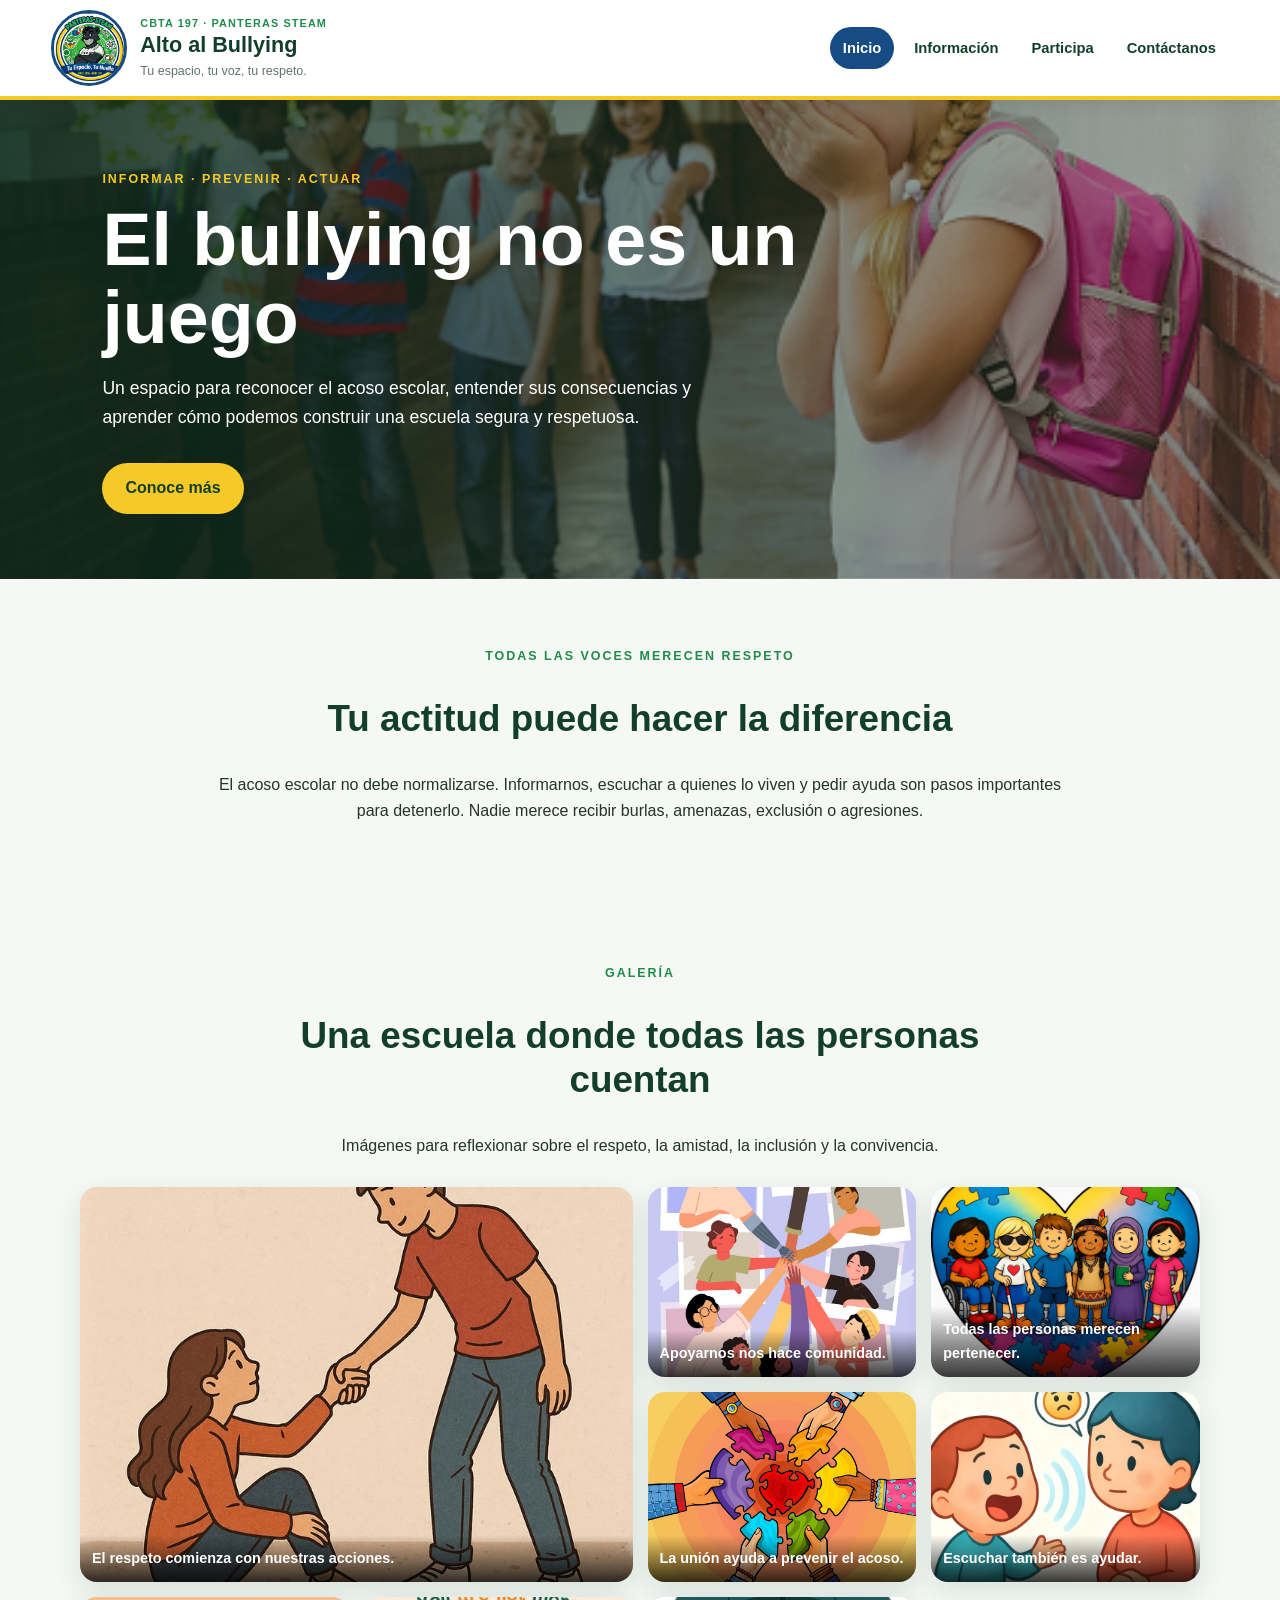
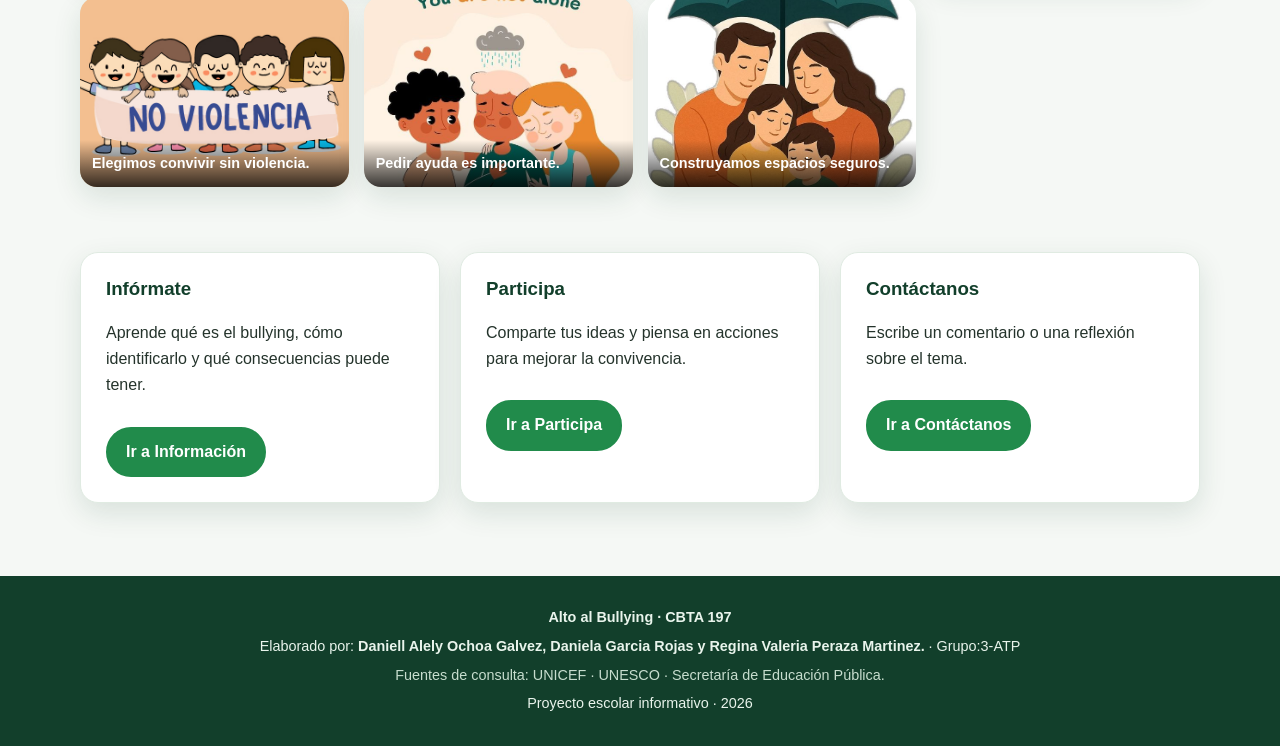
<file: index.html>
<!DOCTYPE html>
<html lang="es">
<head>
    <!-- Configuración básica para que la página use caracteres en español y se adapte al celular. -->
    <meta charset="UTF-8">
    <meta name="viewport" content="width=device-width, initial-scale=1.0">
    <meta name="description" content="Sitio escolar para informar, prevenir y combatir el bullying y el acoso escolar.">
    <title>Inicio | Alto al Bullying</title>
    <!-- Las cuatro páginas comparten esta misma hoja de estilos externa. -->
    <link rel="stylesheet" href="css/styles.css">
</head>
<body>
    <!-- ENCABEZADO: el logo se muestra redondo y junto al nombre del sitio. -->
    <header class="encabezado">
        <div class="marca">
            <!-- Cambia img/logo.png si deseas usar otro archivo de logo. -->
            <img class="logo" src="img/logo.png" alt="Logotipo de Panteras STEAM CBTA 197">
            <div class="marca-texto">
                <p class="institucion">CBTA 197 · PANTERAS STEAM</p>
                <a class="nombre-sitio" href="index.html">Alto al Bullying</a>
                <p class="eslogan">Tu espacio, tu voz, tu respeto.</p>
            </div>
        </div>

        <!-- MENÚ PRINCIPAL: los mismos enlaces aparecen en las cuatro páginas. -->
        <nav class="menu" aria-label="Menú principal">
                <a href="index.html" class="actual" aria-current="page">Inicio</a>
                <a href="informacion.html" class="" >Información</a>
                <a href="participa.html" class="" >Participa</a>
                <a href="contacto.html" class="" >Contáctanos</a>
        </nav>
    </header>
    <main>
        <!-- PORTADA: la imagen de fondo se configura en styles.css con img/portada.jpg. -->
        <section class="hero">
            <div class="hero-contenido">
                <span class="etiqueta">INFORMAR · PREVENIR · ACTUAR</span>
                <h1>El bullying no es un juego</h1>
                <p>Un espacio para reconocer el acoso escolar, entender sus consecuencias y aprender cómo podemos construir una escuela segura y respetuosa.</p>
                <a class="boton-enlace" href="informacion.html">Conoce más</a>
            </div>
        </section>

        <!-- INTRODUCCIÓN: presenta brevemente el propósito del sitio. -->
        <section class="seccion texto-centrado">
            <p class="sobrelinea">TODAS LAS VOCES MERECEN RESPETO</p>
            <h2>Tu actitud puede hacer la diferencia</h2>
            <p>El acoso escolar no debe normalizarse. Informarnos, escuchar a quienes lo viven y pedir ayuda son pasos importantes para detenerlo. Nadie merece recibir burlas, amenazas, exclusión o agresiones.</p>
        </section>

        <!-- GALERÍA: contiene ocho espacios de imagen. Reemplaza los archivos foto1.jpg a foto8.jpg
             dentro de la carpeta img por tus propias imágenes, conservando los nombres. -->
        <section class="seccion">
            <div class="encabezado-seccion">
                <p class="sobrelinea">GALERÍA</p>
                <h2>Una escuela donde todas las personas cuentan</h2>
                <p>Imágenes para reflexionar sobre el respeto, la amistad, la inclusión y la convivencia.</p>
            </div>
            <div class="galeria">
                <figure class="foto foto-grande"><img src="img/foto1.jpg" alt="Imagen uno sobre convivencia escolar"><figcaption>El respeto comienza con nuestras acciones.</figcaption></figure>
                <figure class="foto"><img src="img/foto2.jpg" alt="Imagen dos sobre amistad y apoyo"><figcaption>Apoyarnos nos hace comunidad.</figcaption></figure>
                <figure class="foto"><img src="img/foto3.jpg" alt="Imagen tres sobre inclusión"><figcaption>Todas las personas merecen pertenecer.</figcaption></figure>
                <figure class="foto"><img src="img/foto4.jpg" alt="Imagen cuatro sobre trabajo en equipo"><figcaption>La unión ayuda a prevenir el acoso.</figcaption></figure>
                <figure class="foto"><img src="img/foto5.jpg" alt="Imagen cinco sobre empatía"><figcaption>Escuchar también es ayudar.</figcaption></figure>
                <figure class="foto"><img src="img/foto6.jpg" alt="Imagen seis sobre convivencia sin violencia"><figcaption>Elegimos convivir sin violencia.</figcaption></figure>
                <figure class="foto"><img src="img/foto7.jpg" alt="Imagen siete sobre pedir ayuda"><figcaption>Pedir ayuda es importante.</figcaption></figure>
                <figure class="foto"><img src="img/foto8.jpg" alt="Imagen ocho sobre una escuela segura"><figcaption>Construyamos espacios seguros.</figcaption></figure>
            </div>
        </section>

        <!-- TARJETAS DE NAVEGACIÓN: orientan al visitante hacia las otras páginas. -->
        <section class="seccion tarjetas-inicio">
            <article class="tarjeta">
                <h3>Infórmate</h3>
                <p>Aprende qué es el bullying, cómo identificarlo y qué consecuencias puede tener.</p>
                <a class="boton-tarjeta" href="informacion.html">Ir a Información</a>
            </article>
            <article class="tarjeta">
                <h3>Participa</h3>
                <p>Comparte tus ideas y piensa en acciones para mejorar la convivencia.</p>
                <a class="boton-tarjeta" href="participa.html">Ir a Participa</a>
            </article>
            <article class="tarjeta">
                <h3>Contáctanos</h3>
                <p>Escribe un comentario o una reflexión sobre el tema.</p>
                <a class="boton-tarjeta" href="contacto.html">Ir a Contáctanos</a>
            </article>
        </section>
    </main>
    <!-- PIE DE PÁGINA: completa tu nombre y conserva las fuentes consultadas. -->
    <footer class="footer">
        <p><strong>Alto al Bullying · CBTA 197</strong></p>
        <p>Elaborado por: <strong>Daniell Alely Ochoa Galvez, Daniela Garcia Rojas y Regina Valeria Peraza Martinez.</strong> · Grupo:3-ATP</p>
        <p class="fuentes">Fuentes de consulta: UNICEF · UNESCO · Secretaría de Educación Pública.</p>
        <p>Proyecto escolar informativo · 2026</p>
    </footer>
</body>
</html>
</file>
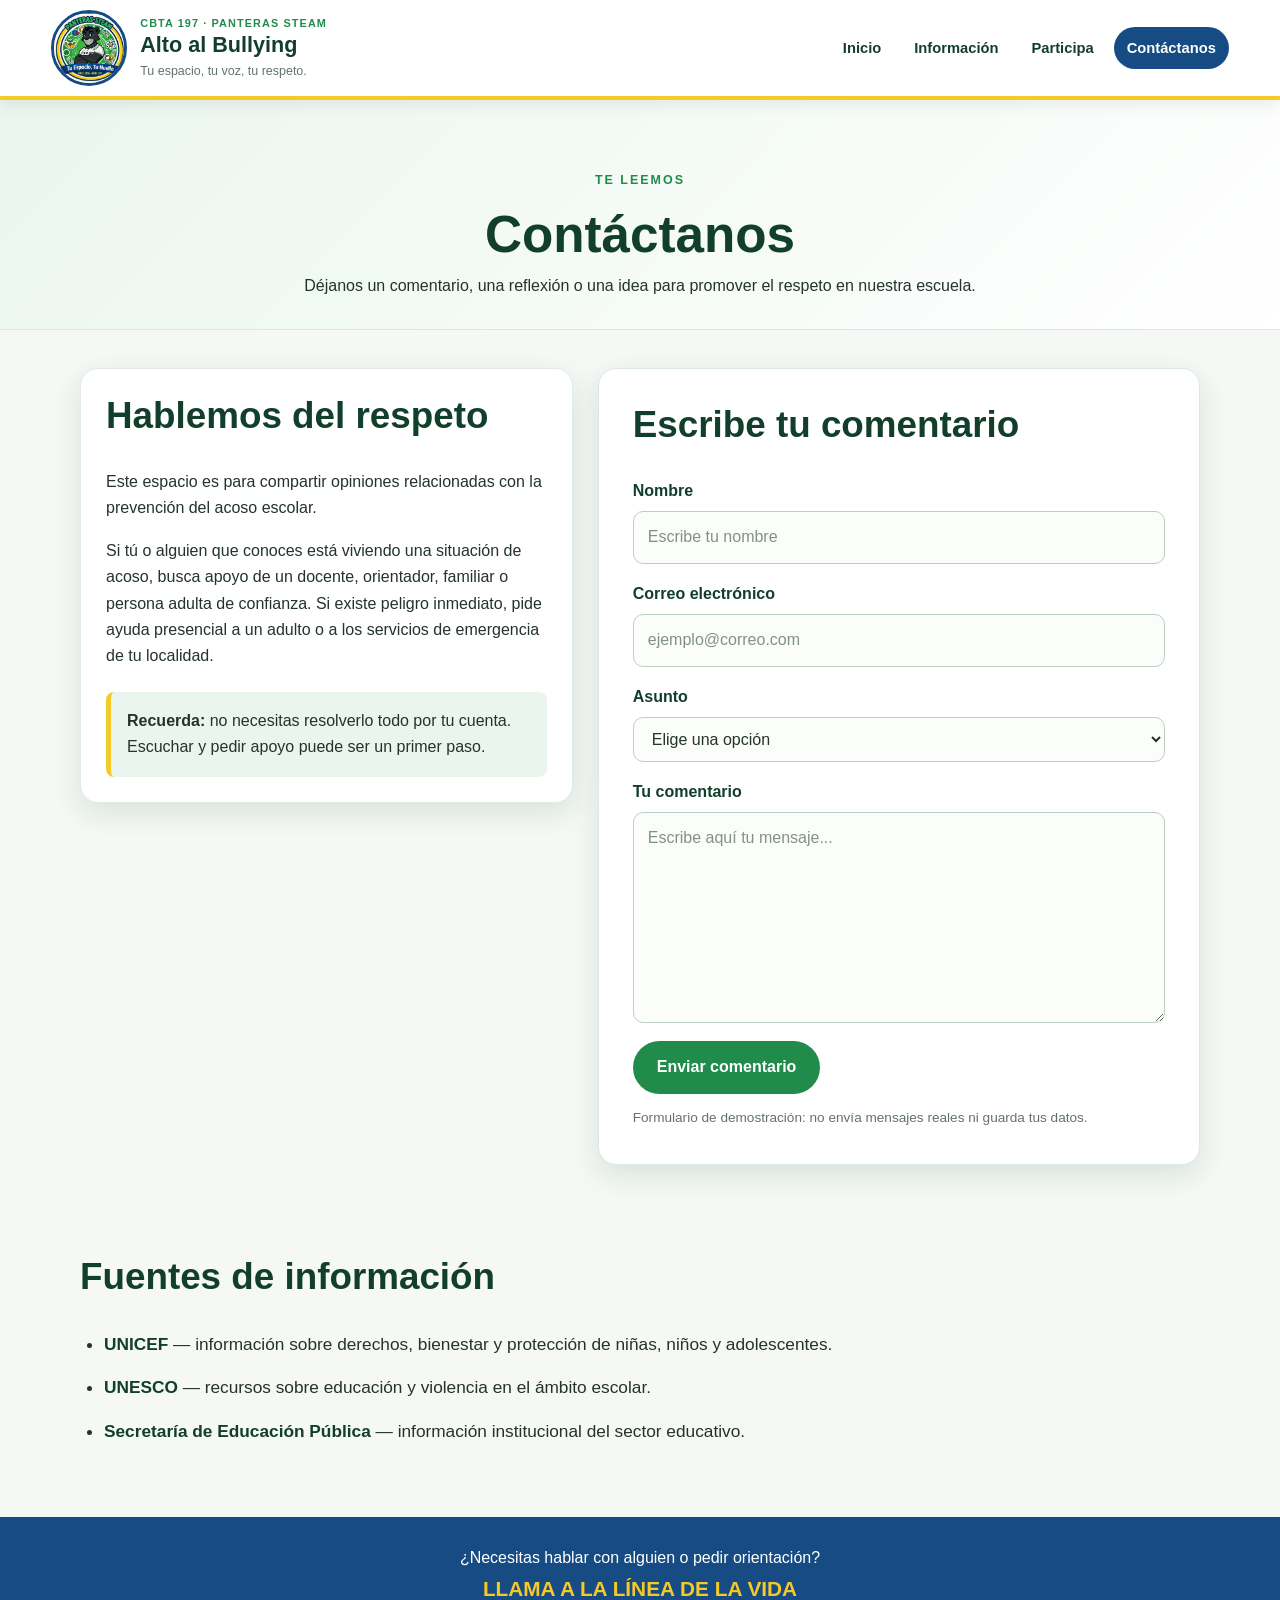
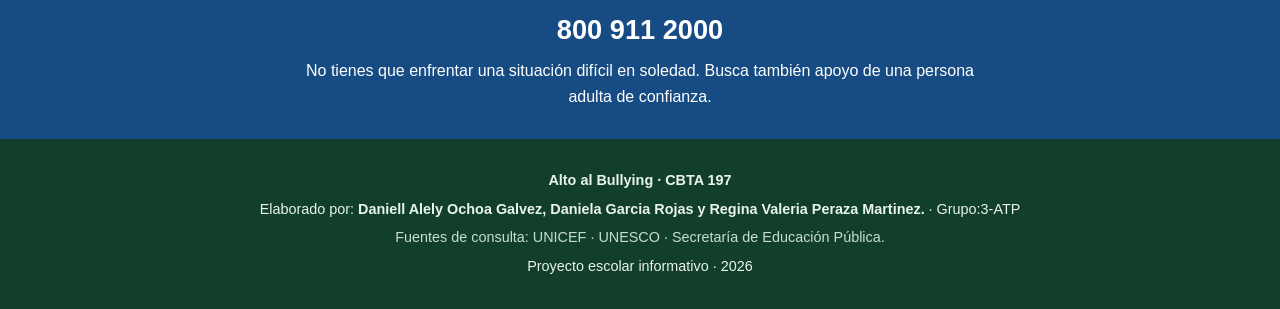
<file: contacto.html>
<!DOCTYPE html>
<html lang="es">
<head>
    <!-- Configuración básica para que la página use caracteres en español y se adapte al celular. -->
    <meta charset="UTF-8">
    <meta name="viewport" content="width=device-width, initial-scale=1.0">
    <meta name="description" content="Sitio escolar para informar, prevenir y combatir el bullying y el acoso escolar.">
    <title>Contáctanos | Alto al Bullying</title>
    <!-- Las cuatro páginas comparten esta misma hoja de estilos externa. -->
    <link rel="stylesheet" href="css/styles.css">
</head>
<body>
    <!-- ENCABEZADO: el logo se muestra redondo y junto al nombre del sitio. -->
    <header class="encabezado">
        <div class="marca">
            <!-- Cambia img/logo.png si deseas usar otro archivo de logo. -->
            <img class="logo" src="img/logo.png" alt="Logotipo de Panteras STEAM CBTA 197">
            <div class="marca-texto">
                <p class="institucion">CBTA 197 · PANTERAS STEAM</p>
                <a class="nombre-sitio" href="index.html">Alto al Bullying</a>
                <p class="eslogan">Tu espacio, tu voz, tu respeto.</p>
            </div>
        </div>

        <!-- MENÚ PRINCIPAL: los mismos enlaces aparecen en las cuatro páginas. -->
        <nav class="menu" aria-label="Menú principal">
                <a href="index.html" class="" >Inicio</a>
                <a href="informacion.html" class="" >Información</a>
                <a href="participa.html" class="" >Participa</a>
                <a href="contacto.html" class="actual" aria-current="page">Contáctanos</a>
        </nav>
    </header>
    <main>
        <!-- ENCABEZADO DE CONTACTO. -->
        <section class="titulo-pagina">
            <p class="sobrelinea">TE LEEMOS</p>
            <h1>Contáctanos</h1>
            <p>Déjanos un comentario, una reflexión o una idea para promover el respeto en nuestra escuela.</p>
        </section>

        <!-- DISTRIBUCIÓN EN DOS COLUMNAS: información y formulario. -->
        <section class="seccion dos-columnas contacto-layout">
            <article class="tarjeta contacto-info">
                <h2>Hablemos del respeto</h2>
                <p>Este espacio es para compartir opiniones relacionadas con la prevención del acoso escolar.</p>
                <p>Si tú o alguien que conoces está viviendo una situación de acoso, busca apoyo de un docente, orientador, familiar o persona adulta de confianza. Si existe peligro inmediato, pide ayuda presencial a un adulto o a los servicios de emergencia de tu localidad.</p>
                <div class="aviso">
                    <strong>Recuerda:</strong> no necesitas resolverlo todo por tu cuenta. Escuchar y pedir apoyo puede ser un primer paso.
                </div>
            </article>

            <!-- FORMULARIO 3: utiliza text, email, select y textarea, cada uno con su label.
                 action="#" cumple la indicación escolar; no envía ni almacena datos en GitHub Pages. -->
            <form class="formulario" action="#" method="get">
                <h2>Escribe tu comentario</h2>
                <label for="nombre-contacto">Nombre</label>
                <input type="text" id="nombre-contacto" name="nombre" placeholder="Escribe tu nombre" required>

                <label for="correo">Correo electrónico</label>
                <input type="email" id="correo" name="correo" placeholder="ejemplo@correo.com" required>

                <label for="asunto">Asunto</label>
                <select id="asunto" name="asunto" required>
                    <option value="">Elige una opción</option>
                    <option value="comentario">Comentario</option>
                    <option value="reflexion">Reflexión</option>
                    <option value="propuesta">Propuesta para la escuela</option>
                    <option value="pregunta">Pregunta sobre el tema</option>
                </select>

                <label for="comentario">Tu comentario</label>
                <textarea id="comentario" name="comentario" rows="7" placeholder="Escribe aquí tu mensaje..." required></textarea>

                <button type="submit">Enviar comentario</button>
                <p class="nota-formulario">Formulario de demostración: no envía mensajes reales ni guarda tus datos.</p>
            </form>
        </section>

        <!-- FUENTES: se incluyen al final del contenido para que el visitante pueda consultar más información. -->
        <section class="seccion fuentes-detalle">
            <h2>Fuentes de información</h2>
            <ul>
                <li><a href="https://www.unicef.org/" target="_blank" rel="noopener noreferrer">UNICEF</a> — información sobre derechos, bienestar y protección de niñas, niños y adolescentes.</li>
                <li><a href="https://www.unesco.org/" target="_blank" rel="noopener noreferrer">UNESCO</a> — recursos sobre educación y violencia en el ámbito escolar.</li>
                <li><a href="https://www.gob.mx/sep" target="_blank" rel="noopener noreferrer">Secretaría de Educación Pública</a> — información institucional del sector educativo.</li>
            </ul>
        </section>
    </main>
    <!-- AVISO DE AYUDA: aparece antes del footer en las cuatro páginas. -->
    <section class="linea-ayuda" aria-label="Información de ayuda">
        <p>¿Necesitas hablar con alguien o pedir orientación?</p>
        <h2>LLAMA A LA LÍNEA DE LA VIDA</h2>
        <a href="tel:8009112000" class="telefono">800 911 2000</a>
        <p>No tienes que enfrentar una situación difícil en soledad. Busca también apoyo de una persona adulta de confianza.</p>
    </section>
    <!-- PIE DE PÁGINA: completa tu nombre y conserva las fuentes consultadas. -->
    <footer class="footer">
      <p><strong>Alto al Bullying · CBTA 197</strong></p>
        <p>Elaborado por: <strong>Daniell Alely Ochoa Galvez, Daniela Garcia Rojas y Regina Valeria Peraza Martinez.</strong> · Grupo:3-ATP</p>
        <p class="fuentes">Fuentes de consulta: UNICEF · UNESCO · Secretaría de Educación Pública.</p>
        <p>Proyecto escolar informativo · 2026</p>
    </footer>
</body>
</html>
</file>
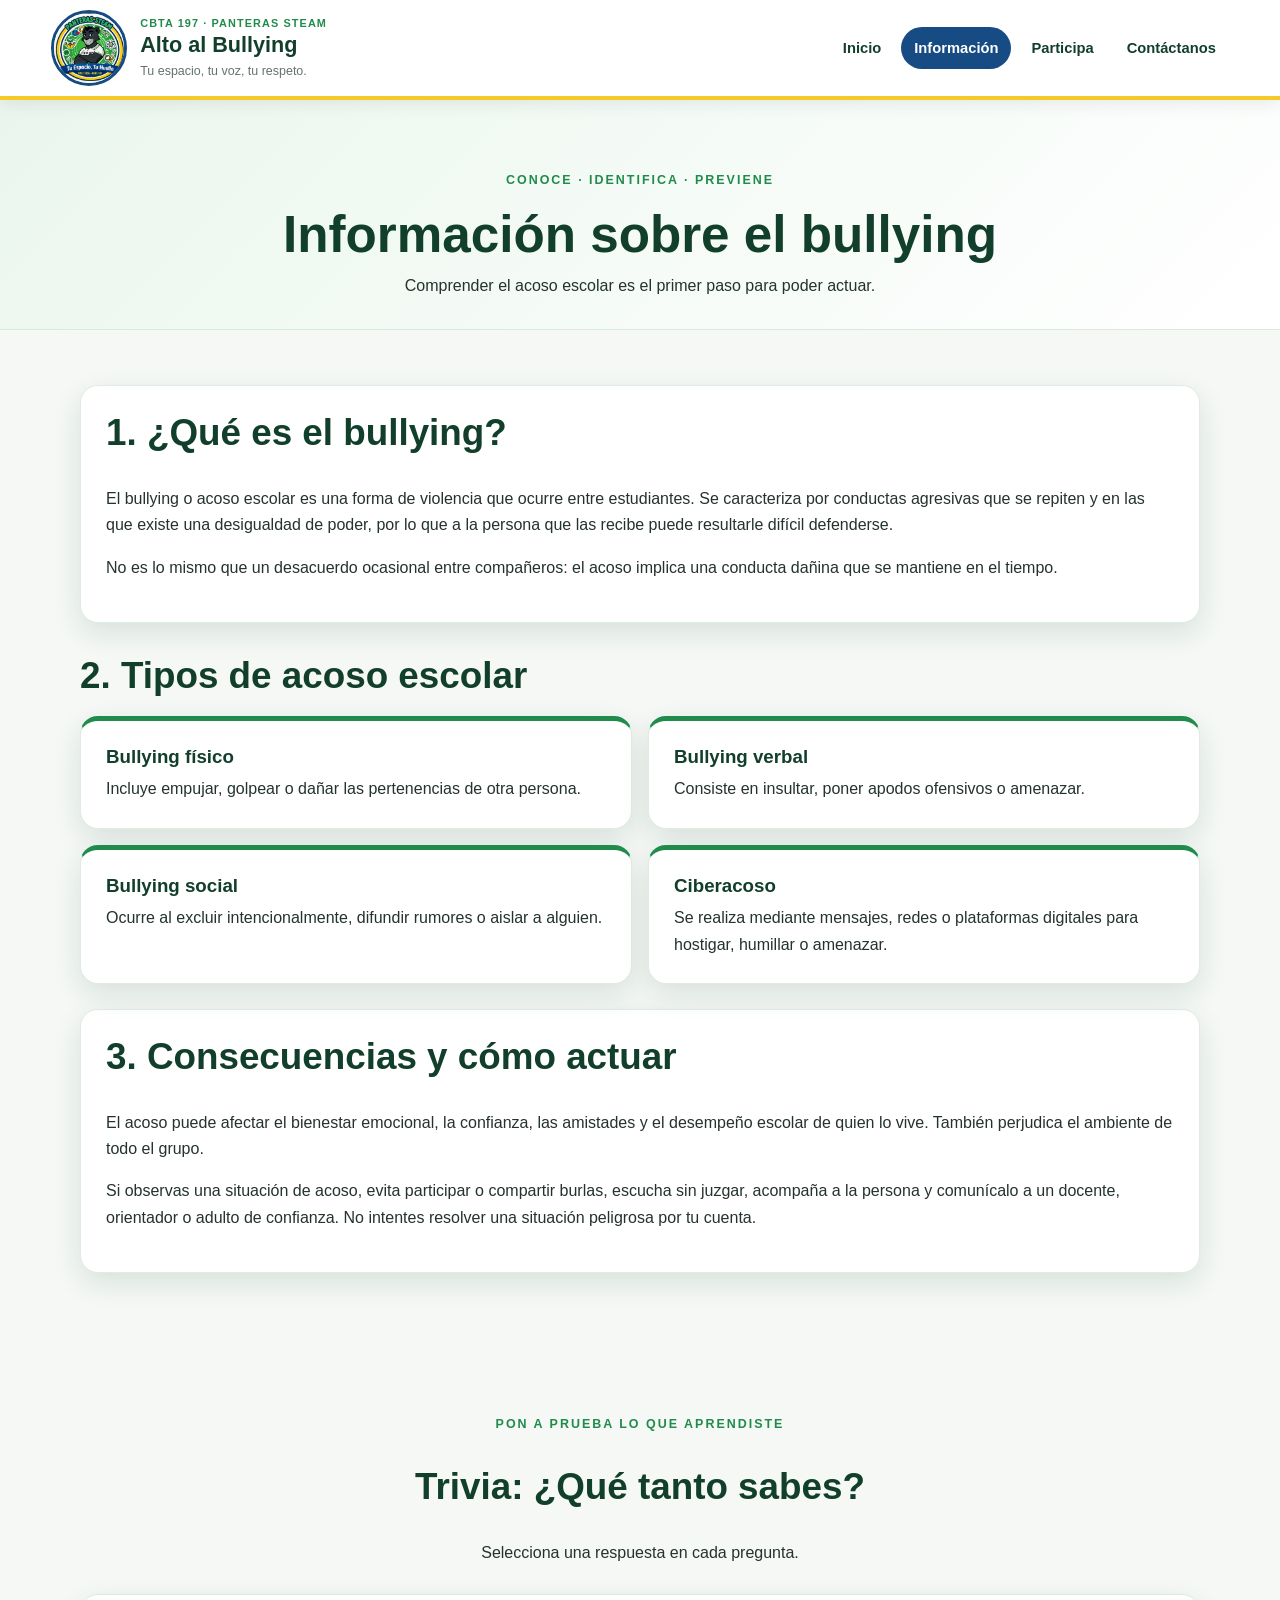
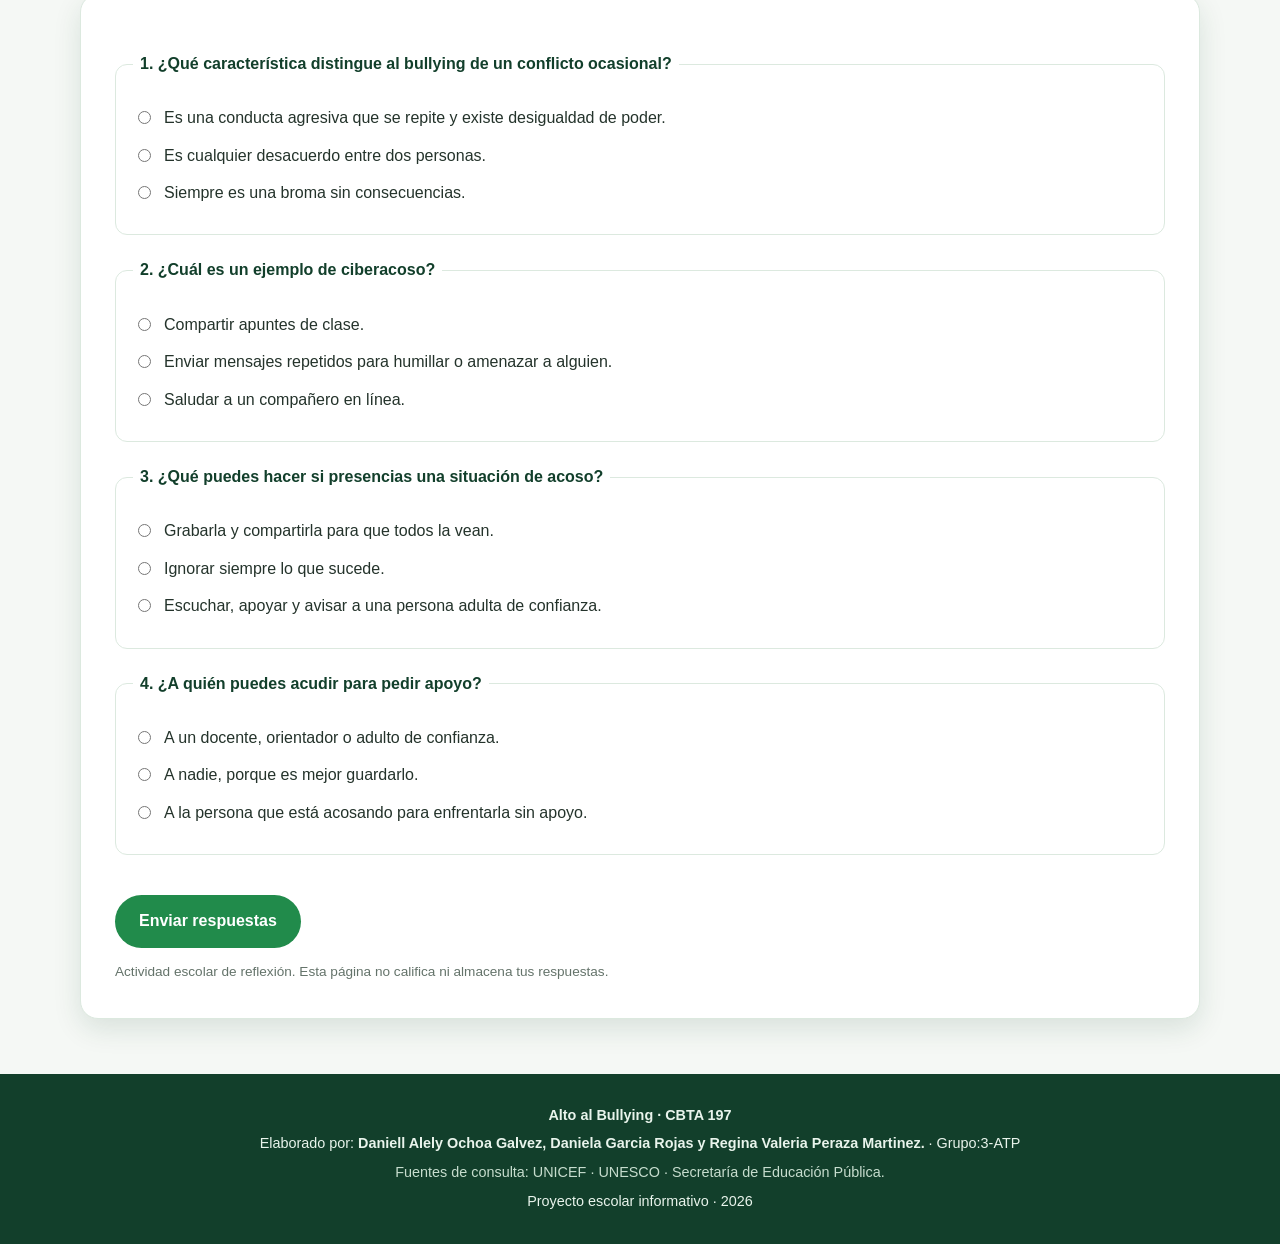
<file: informacion.html>
<!DOCTYPE html>
<html lang="es">
<head>
    <!-- Configuración básica para que la página use caracteres en español y se adapte al celular. -->
    <meta charset="UTF-8">
    <meta name="viewport" content="width=device-width, initial-scale=1.0">
    <meta name="description" content="Sitio escolar para informar, prevenir y combatir el bullying y el acoso escolar.">
    <title>Información | Alto al Bullying</title>
    <!-- Las cuatro páginas comparten esta misma hoja de estilos externa. -->
    <link rel="stylesheet" href="css/styles.css">
</head>
<body>
    <!-- ENCABEZADO: el logo se muestra redondo y junto al nombre del sitio. -->
    <header class="encabezado">
        <div class="marca">
            <!-- Cambia img/logo.png si deseas usar otro archivo de logo. -->
            <img class="logo" src="img/logo.png" alt="Logotipo de Panteras STEAM CBTA 197">
            <div class="marca-texto">
                <p class="institucion">CBTA 197 · PANTERAS STEAM</p>
                <a class="nombre-sitio" href="index.html">Alto al Bullying</a>
                <p class="eslogan">Tu espacio, tu voz, tu respeto.</p>
            </div>
        </div>

        <!-- MENÚ PRINCIPAL: los mismos enlaces aparecen en las cuatro páginas. -->
        <nav class="menu" aria-label="Menú principal">
                <a href="index.html" class="" >Inicio</a>
                <a href="informacion.html" class="actual" aria-current="page">Información</a>
                <a href="participa.html" class="" >Participa</a>
                <a href="contacto.html" class="" >Contáctanos</a>
        </nav>
    </header>
    <main>
        <!-- TÍTULO PRINCIPAL: solo debe existir un h1 en esta página. -->
        <section class="titulo-pagina">
            <p class="sobrelinea">CONOCE · IDENTIFICA · PREVIENE</p>
            <h1>Información sobre el bullying</h1>
            <p>Comprender el acoso escolar es el primer paso para poder actuar.</p>
        </section>

        <!-- SECCIÓN 1: definición explicada con palabras sencillas. -->
        <section class="seccion contenido-info">
            <article class="tarjeta">
                <h2>1. ¿Qué es el bullying?</h2>
                <p>El bullying o acoso escolar es una forma de violencia que ocurre entre estudiantes. Se caracteriza por conductas agresivas que se repiten y en las que existe una desigualdad de poder, por lo que a la persona que las recibe puede resultarle difícil defenderse.</p>
                <p>No es lo mismo que un desacuerdo ocasional entre compañeros: el acoso implica una conducta dañina que se mantiene en el tiempo.</p>
            </article>

            <!-- SECCIÓN 2: ejemplos de formas en las que puede presentarse. -->
            <!-- Cada tipo de acoso tiene su propia tarjeta para que se distinga fácilmente. -->
            <section class="bloque-tipos">
                <h2>2. Tipos de acoso escolar</h2>
                <div class="rejilla-tarjetas">
                    <article class="tarjeta tipo-tarjeta"><h3>Bullying físico</h3><p>Incluye empujar, golpear o dañar las pertenencias de otra persona.</p></article>
                    <article class="tarjeta tipo-tarjeta"><h3>Bullying verbal</h3><p>Consiste en insultar, poner apodos ofensivos o amenazar.</p></article>
                    <article class="tarjeta tipo-tarjeta"><h3>Bullying social</h3><p>Ocurre al excluir intencionalmente, difundir rumores o aislar a alguien.</p></article>
                    <article class="tarjeta tipo-tarjeta"><h3>Ciberacoso</h3><p>Se realiza mediante mensajes, redes o plataformas digitales para hostigar, humillar o amenazar.</p></article>
                </div>
            </section>

            <!-- SECCIÓN 3: consecuencias y acciones de apoyo. -->
            <article class="tarjeta">
                <h2>3. Consecuencias y cómo actuar</h2>
                <p>El acoso puede afectar el bienestar emocional, la confianza, las amistades y el desempeño escolar de quien lo vive. También perjudica el ambiente de todo el grupo.</p>
                <p>Si observas una situación de acoso, evita participar o compartir burlas, escucha sin juzgar, acompaña a la persona y comunícalo a un docente, orientador o adulto de confianza. No intentes resolver una situación peligrosa por tu cuenta.</p>
            </article>
        </section>

        <!-- FORMULARIO 1: trivia de cuatro preguntas con botones radio.
             Cada grupo comparte el mismo name para permitir elegir una respuesta por pregunta. -->
        <section class="seccion">
            <div class="encabezado-seccion">
                <p class="sobrelinea">PON A PRUEBA LO QUE APRENDISTE</p>
                <h2>Trivia: ¿Qué tanto sabes?</h2>
                <p>Selecciona una respuesta en cada pregunta.</p>
            </div>
            <form class="formulario" action="#" method="get">
                <fieldset class="pregunta">
                    <legend>1. ¿Qué característica distingue al bullying de un conflicto ocasional?</legend>
                    <label class="opcion"><input type="radio" name="pregunta1" value="repeticion" required> Es una conducta agresiva que se repite y existe desigualdad de poder.</label>
                    <label class="opcion"><input type="radio" name="pregunta1" value="desacuerdo"> Es cualquier desacuerdo entre dos personas.</label>
                    <label class="opcion"><input type="radio" name="pregunta1" value="broma"> Siempre es una broma sin consecuencias.</label>
                </fieldset>

                <fieldset class="pregunta">
                    <legend>2. ¿Cuál es un ejemplo de ciberacoso?</legend>
                    <label class="opcion"><input type="radio" name="pregunta2" value="tarea" required> Compartir apuntes de clase.</label>
                    <label class="opcion"><input type="radio" name="pregunta2" value="hostigar"> Enviar mensajes repetidos para humillar o amenazar a alguien.</label>
                    <label class="opcion"><input type="radio" name="pregunta2" value="saludo"> Saludar a un compañero en línea.</label>
                </fieldset>

                <fieldset class="pregunta">
                    <legend>3. ¿Qué puedes hacer si presencias una situación de acoso?</legend>
                    <label class="opcion"><input type="radio" name="pregunta3" value="grabar" required> Grabarla y compartirla para que todos la vean.</label>
                    <label class="opcion"><input type="radio" name="pregunta3" value="ignorar"> Ignorar siempre lo que sucede.</label>
                    <label class="opcion"><input type="radio" name="pregunta3" value="avisar"> Escuchar, apoyar y avisar a una persona adulta de confianza.</label>
                </fieldset>

                <fieldset class="pregunta">
                    <legend>4. ¿A quién puedes acudir para pedir apoyo?</legend>
                    <label class="opcion"><input type="radio" name="pregunta4" value="adulto" required> A un docente, orientador o adulto de confianza.</label>
                    <label class="opcion"><input type="radio" name="pregunta4" value="nadie"> A nadie, porque es mejor guardarlo.</label>
                    <label class="opcion"><input type="radio" name="pregunta4" value="agresor"> A la persona que está acosando para enfrentarla sin apoyo.</label>
                </fieldset>
                <button type="submit">Enviar respuestas</button>
                <p class="nota-formulario">Actividad escolar de reflexión. Esta página no califica ni almacena tus respuestas.</p>
            </form>
        </section>
    </main>
    <!-- PIE DE PÁGINA: completa tu nombre y conserva las fuentes consultadas. -->
    <footer class="footer">
       <p><strong>Alto al Bullying · CBTA 197</strong></p>
        <p>Elaborado por: <strong>Daniell Alely Ochoa Galvez, Daniela Garcia Rojas y Regina Valeria Peraza Martinez.</strong> · Grupo:3-ATP</p>
        <p class="fuentes">Fuentes de consulta: UNICEF · UNESCO · Secretaría de Educación Pública.</p>
        <p>Proyecto escolar informativo · 2026</p>
    </footer>
</body>
</html>
</file>
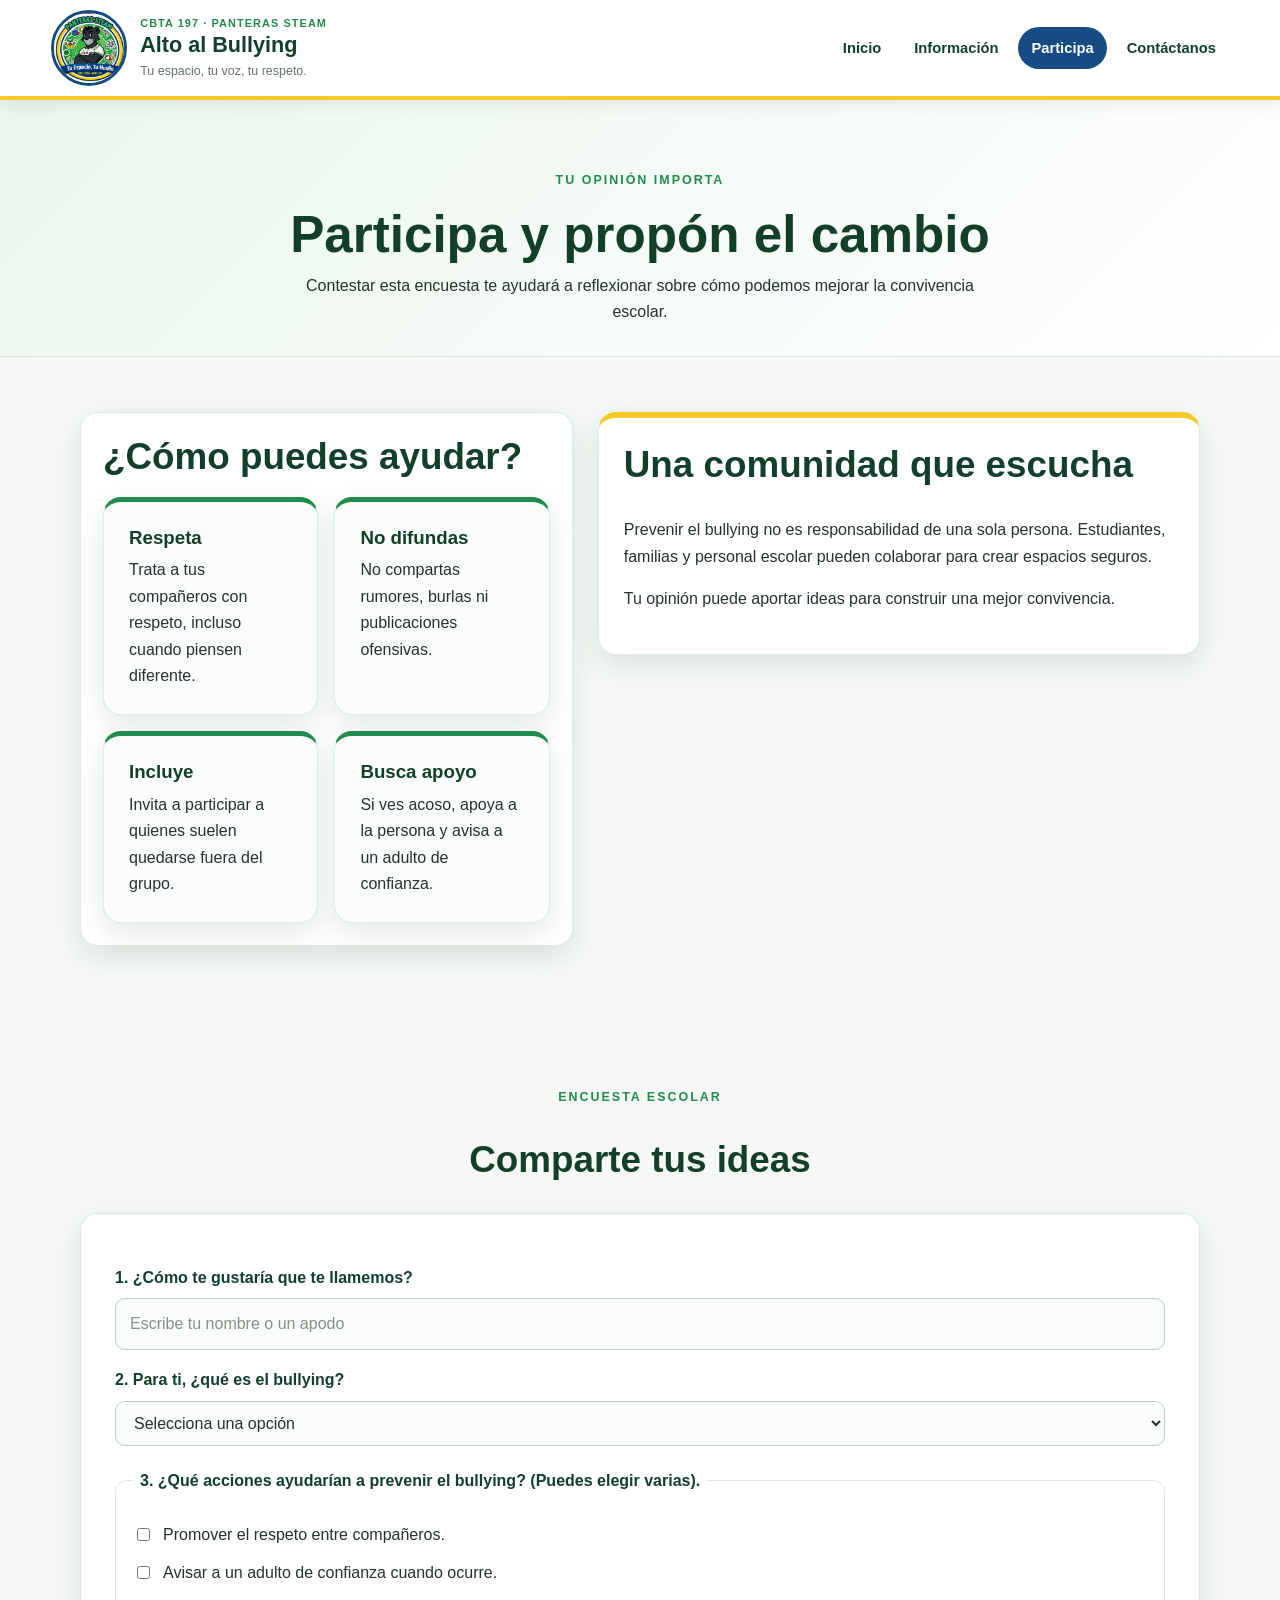
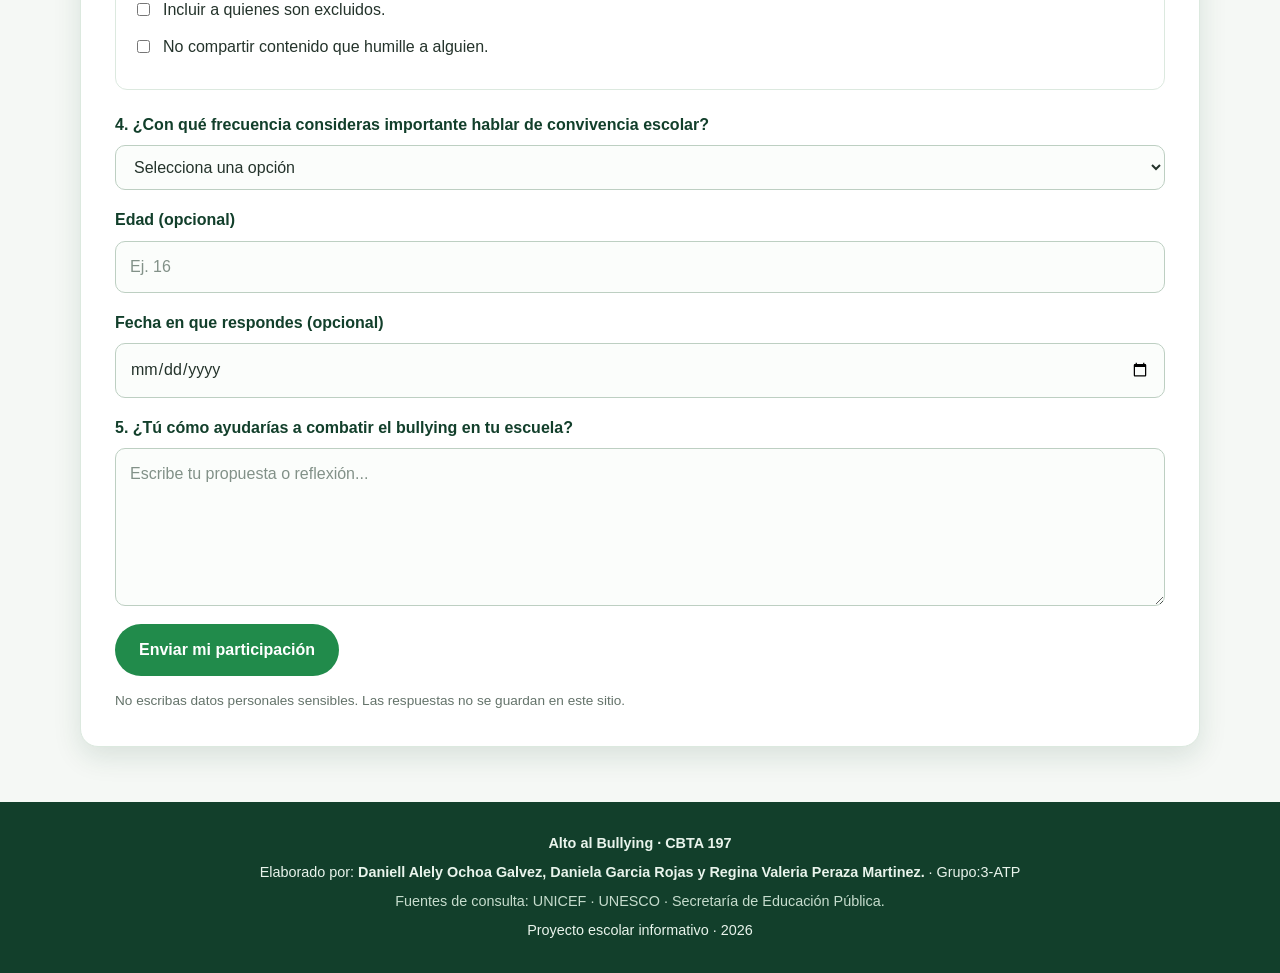
<file: participa.html>
<!DOCTYPE html>
<html lang="es">
<head>
    <!-- Configuración básica para que la página use caracteres en español y se adapte al celular. -->
    <meta charset="UTF-8">
    <meta name="viewport" content="width=device-width, initial-scale=1.0">
    <meta name="description" content="Sitio escolar para informar, prevenir y combatir el bullying y el acoso escolar.">
    <title>Participa | Alto al Bullying</title>
    <!-- Las cuatro páginas comparten esta misma hoja de estilos externa. -->
    <link rel="stylesheet" href="css/styles.css">
</head>
<body>
    <!-- ENCABEZADO: el logo se muestra redondo y junto al nombre del sitio. -->
    <header class="encabezado">
        <div class="marca">
            <!-- Cambia img/logo.png si deseas usar otro archivo de logo. -->
            <img class="logo" src="img/logo.png" alt="Logotipo de Panteras STEAM CBTA 197">
            <div class="marca-texto">
                <p class="institucion">CBTA 197 · PANTERAS STEAM</p>
                <a class="nombre-sitio" href="index.html">Alto al Bullying</a>
                <p class="eslogan">Tu espacio, tu voz, tu respeto.</p>
            </div>
        </div>

        <!-- MENÚ PRINCIPAL: los mismos enlaces aparecen en las cuatro páginas. -->
        <nav class="menu" aria-label="Menú principal">
                <a href="index.html" class="" >Inicio</a>
                <a href="informacion.html" class="" >Información</a>
                <a href="participa.html" class="actual" aria-current="page">Participa</a>
                <a href="contacto.html" class="" >Contáctanos</a>
        </nav>
    </header>
    <main>
        <!-- PRESENTACIÓN DE LA PÁGINA PARTICIPA. -->
        <section class="titulo-pagina">
            <p class="sobrelinea">TU OPINIÓN IMPORTA</p>
            <h1>Participa y propón el cambio</h1>
            <p>Contestar esta encuesta te ayudará a reflexionar sobre cómo podemos mejorar la convivencia escolar.</p>
        </section>

        <!-- IDEAS PARA PARTICIPAR: acciones concretas y seguras. -->
        <section class="seccion dos-columnas">
            <!-- Las acciones para ayudar se muestran en cuatro tarjetas separadas. -->
            <article class="tarjeta ayuda-contenedor">
                <h2>¿Cómo puedes ayudar?</h2>
                <div class="rejilla-tarjetas ayuda-tarjetas">
                    <article class="tarjeta mini-tarjeta"><h3>Respeta</h3><p>Trata a tus compañeros con respeto, incluso cuando piensen diferente.</p></article>
                    <article class="tarjeta mini-tarjeta"><h3>No difundas</h3><p>No compartas rumores, burlas ni publicaciones ofensivas.</p></article>
                    <article class="tarjeta mini-tarjeta"><h3>Incluye</h3><p>Invita a participar a quienes suelen quedarse fuera del grupo.</p></article>
                    <article class="tarjeta mini-tarjeta"><h3>Busca apoyo</h3><p>Si ves acoso, apoya a la persona y avisa a un adulto de confianza.</p></article>
                </div>
            </article>
            <article class="tarjeta tarjeta-destacada">
                <h2>Una comunidad que escucha</h2>
                <p>Prevenir el bullying no es responsabilidad de una sola persona. Estudiantes, familias y personal escolar pueden colaborar para crear espacios seguros.</p>
                <p>Tu opinión puede aportar ideas para construir una mejor convivencia.</p>
            </article>
        </section>

        <!-- FORMULARIO 2: incluye select, checkbox, number, date y textarea.
             Los checkbox permiten marcar más de una acción. -->
        <section class="seccion">
            <div class="encabezado-seccion">
                <p class="sobrelinea">ENCUESTA ESCOLAR</p>
                <h2>Comparte tus ideas</h2>
            </div>
            <form class="formulario" action="#" method="get">
                <label for="nombre-participa">1. ¿Cómo te gustaría que te llamemos?</label>
                <input type="text" id="nombre-participa" name="nombre" placeholder="Escribe tu nombre o un apodo" required>

                <label for="definicion">2. Para ti, ¿qué es el bullying?</label>
                <select id="definicion" name="definicion" required>
                    <option value="">Selecciona una opción</option>
                    <option value="agresion-repetida">Una agresión que se repite y busca dañar o intimidar.</option>
                    <option value="desacuerdo">Cualquier diferencia de opinión.</option>
                    <option value="broma">Una broma que siempre es inofensiva.</option>
                    <option value="no-se">No estoy seguro/a.</option>
                </select>

                <fieldset class="pregunta">
                    <legend>3. ¿Qué acciones ayudarían a prevenir el bullying? (Puedes elegir varias).</legend>
                    <label class="opcion"><input type="checkbox" name="acciones" value="respeto"> Promover el respeto entre compañeros.</label>
                    <label class="opcion"><input type="checkbox" name="acciones" value="reportar"> Avisar a un adulto de confianza cuando ocurre.</label>
                    <label class="opcion"><input type="checkbox" name="acciones" value="incluir"> Incluir a quienes son excluidos.</label>
                    <label class="opcion"><input type="checkbox" name="acciones" value="no-compartir"> No compartir contenido que humille a alguien.</label>
                </fieldset>

                <label for="frecuencia">4. ¿Con qué frecuencia consideras importante hablar de convivencia escolar?</label>
                <select id="frecuencia" name="frecuencia" required>
                    <option value="">Selecciona una opción</option>
                    <option value="cada-semana">Cada semana</option>
                    <option value="cada-mes">Cada mes</option>
                    <option value="cada-parcial">Cada parcial</option>
                    <option value="cuando-se-necesite">Cuando sea necesario</option>
                </select>

                <label for="edad">Edad (opcional)</label>
                <input type="number" id="edad" name="edad" min="10" max="100" placeholder="Ej. 16">

                <label for="fecha">Fecha en que respondes (opcional)</label>
                <input type="date" id="fecha" name="fecha">

                <label for="propuesta">5. ¿Tú cómo ayudarías a combatir el bullying en tu escuela?</label>
                <textarea id="propuesta" name="propuesta" rows="5" placeholder="Escribe tu propuesta o reflexión..." required></textarea>

                <button type="submit">Enviar mi participación</button>
                <p class="nota-formulario">No escribas datos personales sensibles. Las respuestas no se guardan en este sitio.</p>
            </form>
        </section>
    </main>
    <!-- PIE DE PÁGINA: completa tu nombre y conserva las fuentes consultadas. -->
    <footer class="footer">
        <p><strong>Alto al Bullying · CBTA 197</strong></p>
        <p>Elaborado por: <strong>Daniell Alely Ochoa Galvez, Daniela Garcia Rojas y Regina Valeria Peraza Martinez.</strong> · Grupo:3-ATP</p>
        <p class="fuentes">Fuentes de consulta: UNICEF · UNESCO · Secretaría de Educación Pública.</p>
        <p>Proyecto escolar informativo · 2026</p>
    </footer>
</body>
</html>
</file>
<file: css/styles.css>
/* =========================================================
   ALTO AL BULLYING · PANTERAS STEAM CBTA 197
   Hoja CSS externa compartida por las cuatro páginas.
   ========================================================= */

/* VARIABLES: cambia aquí los colores generales del sitio. */
:root {
    --verde-oscuro: #123f2b;
    --verde: #218b4b;
    --verde-claro: #eaf6ed;
    --azul: #164c83;
    --amarillo: #f5c928;
    --blanco: #fff;
    --texto: #24332b;
    --gris: #64736a;
    --fondo: #f5f8f5;
    --sombra: 0 10px 28px rgba(18, 63, 43, .12);
}

/* Evita que el padding y los bordes aumenten el ancho real. */
* { box-sizing: border-box; }
html { scroll-behavior: smooth; }
body {
    margin: 0;
    background: var(--fondo);
    color: var(--texto);
    font-family: "Segoe UI", Arial, sans-serif;
    line-height: 1.65;
}
img { max-width: 100%; }
h1, h2, h3 { color: var(--verde-oscuro); line-height: 1.2; }
h2 { font-size: clamp(1.65rem, 3vw, 2.3rem); }

/* ENCABEZADO STICKY: se queda arriba al desplazarse. */
.encabezado {
    position: sticky;
    top: 0;
    z-index: 100;
    display: flex;
    align-items: center;
    justify-content: space-between;
    gap: 22px;
    padding: 10px clamp(16px, 4vw, 55px);
    background: rgba(255,255,255,.97);
    border-bottom: 4px solid var(--amarillo);
    box-shadow: 0 4px 16px rgba(0,0,0,.08);
}
.marca { display: flex; align-items: center; gap: 13px; min-width: 230px; }
.logo {
    width: 76px; height: 76px; flex: 0 0 76px;
    border-radius: 50%; object-fit: cover;
    border: 3px solid var(--azul); background: var(--blanco);
}
.marca-texto p { margin: 0; }
.institucion { color: var(--verde); font-size: .68rem; font-weight: 800; letter-spacing: 1.1px; }
.nombre-sitio { color: var(--verde-oscuro); font-size: 1.35rem; font-weight: 900; line-height: 1.2; text-decoration: none; }
.eslogan { color: var(--gris); font-size: .78rem; }

/* MENÚ FLEX: enlaces en fila y página actual resaltada. */
.menu { display: flex; align-items: center; justify-content: flex-end; flex-wrap: wrap; gap: 7px; }
.menu a {
    padding: 9px 13px; border-radius: 22px; color: var(--verde-oscuro);
    font-size: .92rem; font-weight: 700; text-decoration: none;
    transition: background-color .25s, color .25s, transform .25s;
}
.menu a:hover { color: var(--blanco); background: var(--verde); transform: translateY(-2px); }
.menu a.actual { color: var(--blanco); background: var(--azul); }

/* PORTADA: background-image permite usar una fotografía de fondo. */
.hero {
    min-height: 440px; display: flex; align-items: center;
    padding: 65px clamp(20px, 8vw, 110px); color: var(--blanco);
    background-image: linear-gradient(90deg, rgba(8,39,25,.88), rgba(8,39,25,.28)), url("../img/portada.jpg");
    background-size: cover; background-position: center;
}
.hero-contenido { max-width: 720px; animation: aparecer .9s ease both; }
.etiqueta, .sobrelinea { color: var(--verde); font-size: .78rem; font-weight: 900; letter-spacing: 2px; }
.hero .etiqueta { color: var(--amarillo); }
.hero h1 { max-width: 700px; margin: 10px 0; color: var(--blanco); font-size: clamp(2.5rem, 6vw, 4.6rem); line-height: 1.05; }
.hero p { max-width: 620px; font-size: 1.1rem; }
.boton-enlace {
    display: inline-block; margin-top: 14px; padding: 12px 23px;
    border-radius: 30px; background: var(--amarillo); color: var(--verde-oscuro);
    font-weight: 900; text-decoration: none; transition: transform .25s, box-shadow .25s;
}
.boton-enlace:hover { transform: translateY(-3px); box-shadow: 0 8px 18px rgba(0,0,0,.2); }

/* SECCIONES: ancho máximo para facilitar la lectura. */
.seccion { width: min(1120px, calc(100% - 36px)); margin: 0 auto; padding: 55px 0; }
.texto-centrado, .encabezado-seccion, .titulo-pagina { text-align: center; }
.texto-centrado { max-width: 850px; }
.encabezado-seccion { max-width: 760px; margin: 0 auto 28px; }
.titulo-pagina { padding: 58px 20px 30px; background: linear-gradient(135deg, var(--verde-claro), #fff); border-bottom: 1px solid #d9e9dd; }
.titulo-pagina h1 { margin: 8px 0; font-size: clamp(2rem, 5vw, 3.2rem); }
.titulo-pagina p:last-child { max-width: 720px; margin: 0 auto; }

/* GALERÍA GRID: ocho fotos; la primera ocupa dos columnas y dos filas. */
.galeria { display: grid; grid-template-columns: repeat(4, 1fr); grid-auto-rows: 190px; gap: 15px; }
.foto { position: relative; overflow: hidden; margin: 0; border-radius: 17px; background: #dcebe0; box-shadow: var(--sombra); }
.foto-grande { grid-column: span 2; grid-row: span 2; }
.foto img { display: block; width: 100%; height: 100%; object-fit: cover; transition: transform .4s; }
.foto:hover img { transform: scale(1.07); }
.foto figcaption {
    position: absolute; right: 0; bottom: 0; left: 0; padding: 12px;
    color: var(--blanco); font-size: .9rem; font-weight: 700;
    background: linear-gradient(transparent, rgba(0,0,0,.78));
}

/* TARJETAS y columnas. */
.tarjetas-inicio { display: grid; grid-template-columns: repeat(3, 1fr); gap: 20px; padding-top: 10px; }
.tarjeta {
    padding: 25px; margin: 0 0 18px; border: 1px solid #e0ebe2;
    border-radius: 18px; background: var(--blanco); box-shadow: var(--sombra);
}
.tarjeta h2, .tarjeta h3 { margin-top: 0; }
.tarjeta a { color: var(--azul); font-weight: 800; text-decoration: none; }
.tarjeta a:hover { text-decoration: underline; }
.tarjeta-destacada { border-top: 6px solid var(--amarillo); }
.lista-con-icono { padding-left: 22px; }
.lista-con-icono li { margin: 9px 0; }
.dos-columnas { display: grid; grid-template-columns: .9fr 1.1fr; align-items: start; gap: 25px; }
.contacto-layout { padding-top: 38px; }
.aviso { margin-top: 22px; padding: 16px; border-left: 5px solid var(--amarillo); border-radius: 8px; background: var(--verde-claro); }

/* BOTONES DEL INDEX: los enlaces parecen botones y se resaltan al pasar el mouse. */
.boton-tarjeta {
    display: inline-block; margin-top: 12px; padding: 10px 18px;
    border: 2px solid var(--verde); border-radius: 25px;
    background: var(--verde); color: var(--blanco) !important;
    font-weight: 800; text-decoration: none !important;
    transition: background-color .25s, color .25s, transform .25s, box-shadow .25s;
}
.boton-tarjeta:hover {
    background: var(--amarillo); border-color: var(--amarillo);
    color: var(--verde-oscuro) !important; transform: translateY(-4px);
    box-shadow: 0 8px 18px rgba(18,63,43,.2);
}
.tarjetas-inicio .tarjeta { transition: transform .25s, box-shadow .25s, border-color .25s; }
.tarjetas-inicio .tarjeta:hover {
    transform: translateY(-6px); border-color: var(--verde);
    box-shadow: 0 15px 30px rgba(18,63,43,.18);
}

/* TARJETAS DE TIPOS DE ACOSO Y ACCIONES DE PARTICIPA. */
.bloque-tipos { margin: 12px 0 25px; }
.bloque-tipos > h2 { margin-bottom: 18px; }
.rejilla-tarjetas { display: grid; grid-template-columns: repeat(2, minmax(0, 1fr)); gap: 16px; }
.tipo-tarjeta, .mini-tarjeta {
    position: relative; margin: 0; border-top: 5px solid var(--verde);
    transition: transform .25s, box-shadow .25s;
}
.tipo-tarjeta:hover, .mini-tarjeta:hover { transform: translateY(-5px); box-shadow: 0 15px 28px rgba(18,63,43,.17); }
.numero-tarjeta { display: inline-block; margin-bottom: 8px; color: var(--verde); font-size: .8rem; font-weight: 900; letter-spacing: 2px; }
.tipo-tarjeta h3, .mini-tarjeta h3 { margin: 0 0 8px; }
.tipo-tarjeta p, .mini-tarjeta p { margin: 0; }
.ayuda-contenedor { padding: 22px; }
.ayuda-contenedor > h2 { margin-bottom: 18px; }
.ayuda-tarjetas .mini-tarjeta { background: #fbfdfb; }

/* FORMULARIOS: campos de ancho completo dentro de una tarjeta. */
.formulario {
    width: 100%; padding: clamp(20px, 4vw, 34px);
    border: 1px solid #dce9df; border-radius: 18px;
    background: var(--blanco); box-shadow: var(--sombra);
}
.formulario h2 { margin-top: 0; }
.formulario > label { display: block; margin: 17px 0 7px; color: var(--verde-oscuro); font-weight: 800; }
.formulario input[type="text"], .formulario input[type="email"],
.formulario input[type="number"], .formulario input[type="date"],
.formulario select, .formulario textarea {
    display: block; width: 100%; max-width: 100%; padding: 12px 14px;
    border: 1px solid #bdcfc2; border-radius: 10px;
    background: #fbfdfb; color: var(--texto); font: inherit;
}
/* Pseudo-elemento para el color del texto de ejemplo. */
.formulario input::placeholder, .formulario textarea::placeholder { color: #829188; opacity: 1; }
/* :focus resalta el campo seleccionado. */
.formulario input:focus, .formulario select:focus, .formulario textarea:focus {
    outline: 3px solid rgba(33,139,75,.2); border-color: var(--verde); background: #fff;
}
.formulario textarea { min-height: 125px; resize: vertical; }
.pregunta { min-width: 0; margin: 22px 0; padding: 17px; border: 1px solid #dce9df; border-radius: 12px; }
.pregunta legend { padding: 0 7px; color: var(--verde-oscuro); font-weight: 800; }
.opcion { display: flex; align-items: flex-start; gap: 10px; margin: 11px 0; cursor: pointer; }
.opcion input { flex: 0 0 auto; margin-top: 6px; accent-color: var(--verde); }
.formulario button {
    display: inline-block; margin-top: 18px; padding: 13px 24px;
    border: 0; border-radius: 28px; background: var(--verde); color: var(--blanco);
    font: inherit; font-weight: 900; cursor: pointer;
    transition: background-color .25s, transform .25s, box-shadow .25s;
}
.formulario button:hover { background: var(--azul); transform: translateY(-2px); box-shadow: 0 7px 15px rgba(22,76,131,.2); }
.nota-formulario { margin-bottom: 0; color: var(--gris); font-size: .85rem; }

/* FUENTES EN CONTACTO: texto más grande y sin subrayado azul. */
.fuentes-detalle { padding-top: 5px; }
.fuentes-detalle ul { padding-left: 24px; }
.fuentes-detalle li { margin: 14px 0; font-size: 1.08rem; line-height: 1.7; }
.fuentes-detalle a, .fuentes-detalle a:visited {
    color: var(--verde-oscuro); font-size: 1.08rem; font-weight: 800;
    text-decoration: none; border-bottom: 2px solid transparent;
    transition: color .2s, border-color .2s;
}
.fuentes-detalle a:hover { color: var(--verde); text-decoration: none; border-bottom-color: var(--amarillo); }

/* MENSAJE DE AYUDA: va antes del pie de página en las cuatro páginas. */
.linea-ayuda { padding: 23px 10px; background: var(--azul); color: var(--blanco); text-align: center; }
.linea-ayuda p { max-width: 700px; margin: 5px auto; }
.linea-ayuda h2 { margin: 6px 0; color: var(--amarillo); font-size: clamp(1.2rem, 3vw, 1.3rem); }
.telefono { display: inline-block; color: var(--blanco); font-size: clamp(1.5rem, 4vw, 1.7rem); font-weight: 800; text-decoration: none; }

/* FOOTER con nombre del alumno y fuentes. */
.footer { padding: 25px 18px; background: var(--verde-oscuro); color: #e9f4ec; text-align: center; font-size: .9rem; }
.footer p { margin: 5px; }
.fuentes { color: #c7ddce; }

/* ANIMACIÓN de entrada. */
@keyframes aparecer {
    from { opacity: 0; transform: translateY(18px); }
    to { opacity: 1; transform: translateY(0); }
}

/* RESPONSIVE: tablet. */
@media (max-width: 900px) {
    .encabezado { flex-direction: column; gap: 8px; }
    .marca { justify-content: center; }
    .menu { justify-content: center; }
    .galeria { grid-template-columns: repeat(2, 1fr); grid-auto-rows: 180px; }
    .tarjetas-inicio { grid-template-columns: 1fr 1fr; }
}

/* RESPONSIVE: celular, menú vertical y galerías de dos columnas. */
@media (max-width: 600px) {
    .encabezado { position: relative; padding: 12px; }
    .marca { min-width: 0; }
    .logo { width: 64px; height: 64px; flex-basis: 64px; }
    .nombre-sitio { font-size: 1.15rem; }
    .menu { width: 100%; flex-direction: column; gap: 3px; }
    .menu a { width: 100%; text-align: center; }
    .hero { min-height: 390px; padding: 45px 22px; }
    .galeria { grid-template-columns: repeat(2, minmax(0, 1fr)); grid-auto-rows: 145px; gap: 9px; }
    .foto-grande { grid-column: span 2; grid-row: span 2; }
    .foto figcaption { padding: 8px; font-size: .75rem; }
    .tarjetas-inicio, .dos-columnas, .rejilla-tarjetas { grid-template-columns: 1fr; }
    .seccion { width: min(100% - 26px, 1120px); padding: 36px 0; }
    .formulario { padding: 19px; }
    .ayuda-contenedor { padding: 17px; }
    .fuentes-detalle li, .fuentes-detalle a, .fuentes-detalle a:visited { font-size: 1rem; }
}
</file>
